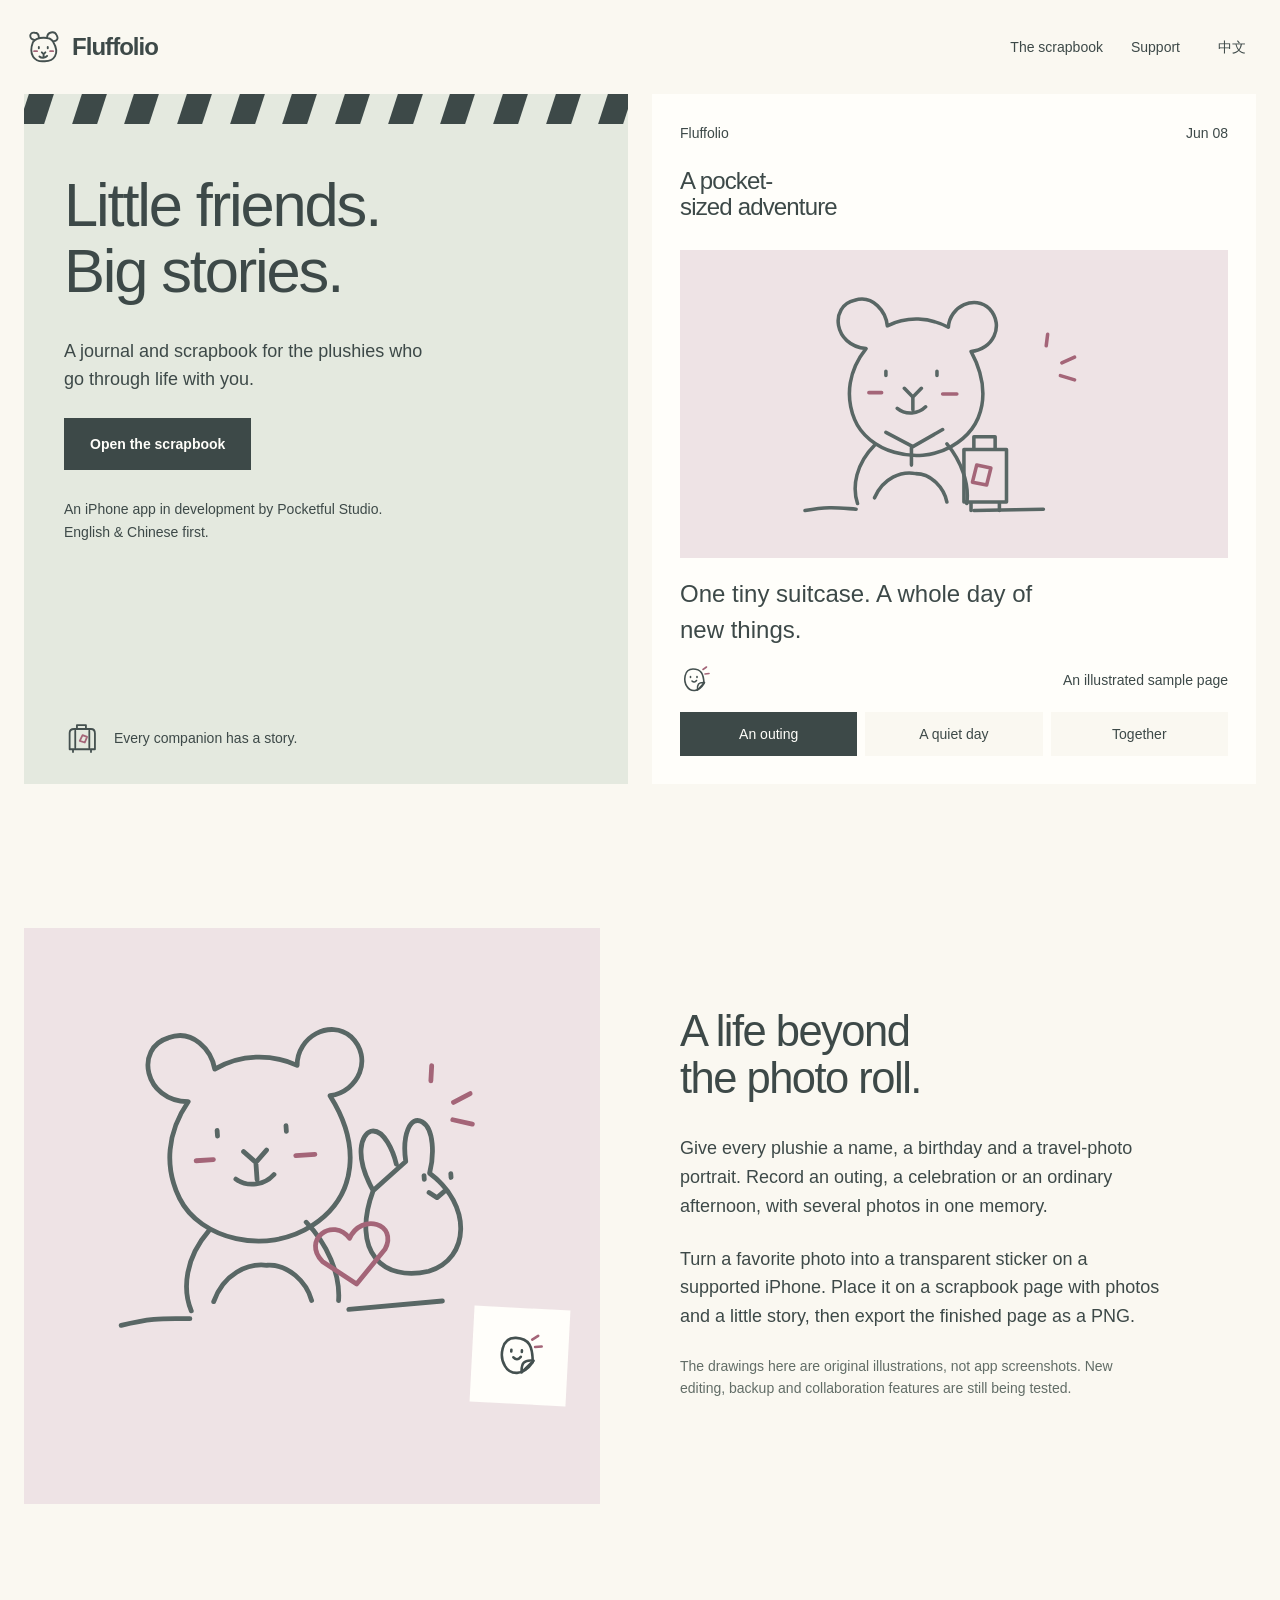
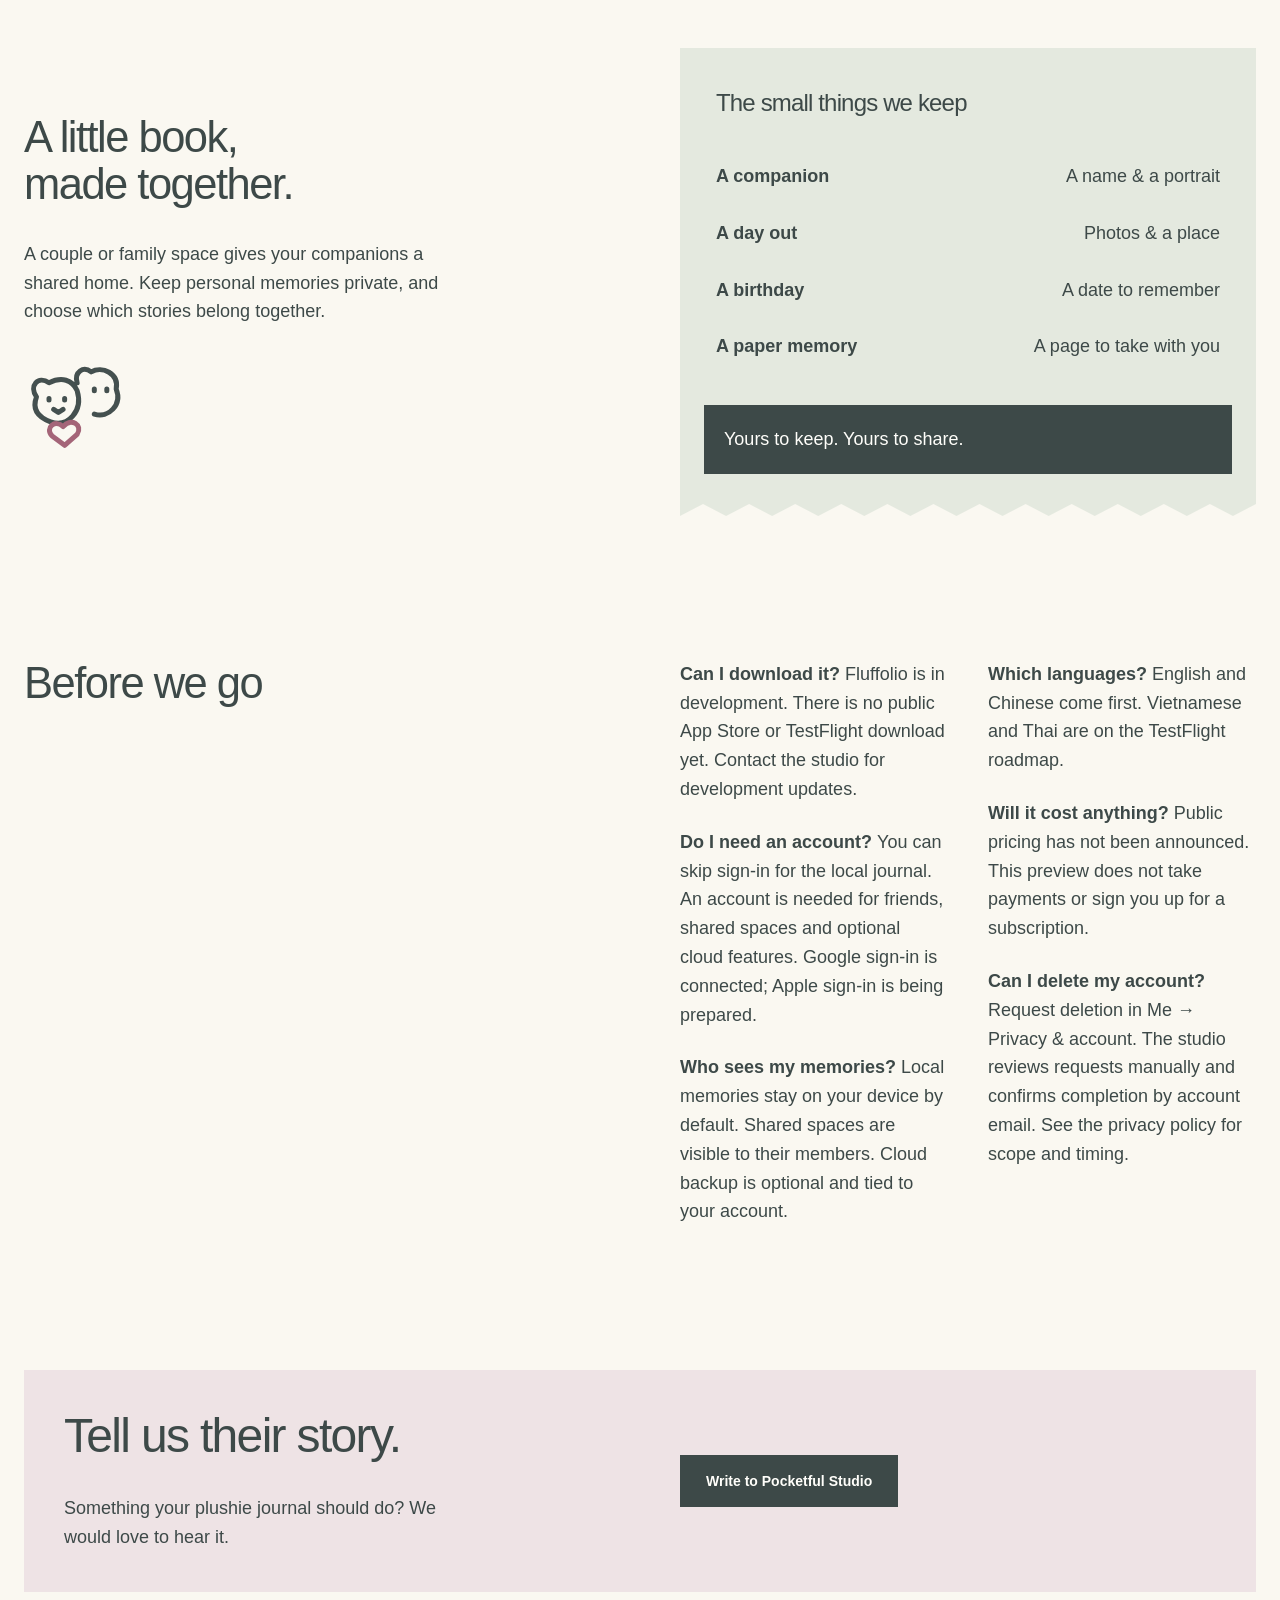
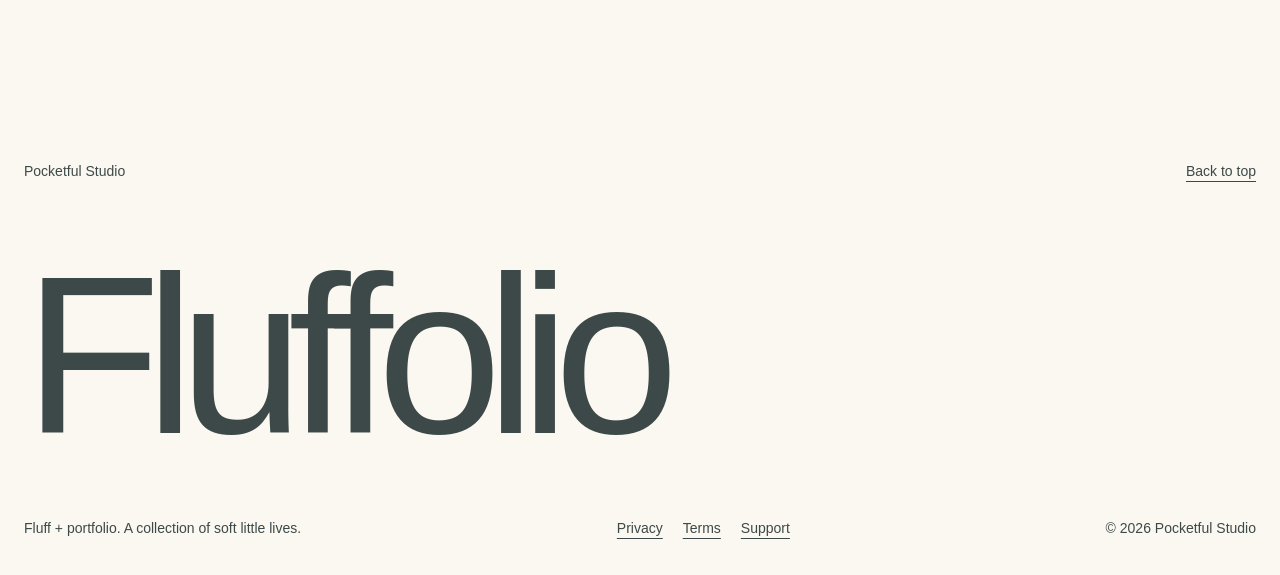
<file: docs/index.html>
<!doctype html>
<html lang="en"><head><meta charset="utf-8"><meta name="viewport" content="width=device-width,initial-scale=1"><meta name="description" content="Fluffolio is a plushie journal and scrapbook in development by Pocketful Studio. Keep your companions, little adventures and paper memories together."><meta name="theme-color" content="#faf8f1"><title>Fluffolio — little friends, lovely memories</title><link rel="icon" href="assets/plushie.svg" type="image/svg+xml"><link rel="stylesheet" href="style.css"><script defer src="site.js"></script></head>
<body><header class="nav frame"><a class="brand" href="./"><img src="assets/plushie.svg" width="38" height="38" alt="">Fluffolio</a><nav aria-label="Main"><a href="#scrapbook" data-en="The scrapbook" data-zh="翻开手账">The scrapbook</a><a href="support.html" data-en="Support" data-zh="支持">Support</a><button id="language" type="button" aria-label="切换到中文">中文</button></nav></header>
<main><section class="hero frame" aria-labelledby="title"><div class="cover"><div class="ribbon" aria-hidden="true"><i></i><i></i><i></i><i></i><i></i><i></i><i></i><i></i><i></i><i></i><i></i><i></i></div><div class="cover-copy"><h1 id="title" data-en="Little friends.<br>Big stories." data-zh="小小伙伴，<br>满满回忆。">Little friends.<br>Big stories.</h1><p data-en="A journal and scrapbook for the plushies who go through life with you." data-zh="给陪你生活的玩偶，一份档案、一本日记，和属于它的小小剪贴簿。">A journal and scrapbook for the plushies who go through life with you.</p><a class="button" href="#scrapbook" data-en="Open the scrapbook" data-zh="翻开这本小手账">Open the scrapbook</a><p class="availability" data-en="An iPhone app in development by Pocketful Studio. English & Chinese first." data-zh="Pocketful Studio 正在开发的 iPhone App。首先支持中文与英文。">An iPhone app in development by Pocketful Studio. English & Chinese first.</p></div><div class="cover-foot"><img src="assets/outing.svg" width="36" height="36" alt=""><span data-en="Every companion has a story." data-zh="每一只，都有自己的故事。">Every companion has a story.</span></div></div>
<div class="paper sample-page" id="scrapbook" data-ui><div class="page-meta"><span>Fluffolio</span><span id="sample-date">Jun 08</span></div><h2 id="sample-title">A pocket-sized adventure</h2><div class="drawing-plate"><img id="sample-drawing" src="assets/travel-drawing.svg" width="640" height="380" alt="An original line drawing of a teddy bear beside a little travel case"></div><p class="hand-note" id="sample-caption">One tiny suitcase. A whole day of new things.</p><div class="paper-bottom"><img src="assets/sticker.svg" width="46" height="46" alt=""><span data-en="An illustrated sample page" data-zh="原创插画示例页面">An illustrated sample page</span></div><div class="sample-controls" role="group" aria-label="Choose a sample memory"><button type="button" data-scene="travel" aria-pressed="true" data-en="An outing" data-zh="出门玩">An outing</button><button type="button" data-scene="journal" aria-pressed="false" data-en="A quiet day" data-zh="小日常">A quiet day</button><button type="button" data-scene="together" aria-pressed="false" data-en="Together" data-zh="一起玩">Together</button></div></div></section>
<section class="showcase frame" aria-labelledby="keepsakes"><div class="sticker-plate"><img class="big-sticker" src="assets/together-drawing.svg" width="640" height="380" alt="An original teddy and bunny drawing"><div class="little-slip"><img src="assets/sticker.svg" width="52" height="52" alt=""></div></div><div class="reading"><h2 id="keepsakes" data-en="A life beyond<br>the photo roll." data-zh="相册之外，<br>还有它的生活。">A life beyond<br>the photo roll.</h2><p data-en="Give every plushie a name, a birthday and a travel-photo portrait. Record an outing, a celebration or an ordinary afternoon, with several photos in one memory." data-zh="记下名字、生日，用旅行照作头像。一次出门、一个纪念日，或普通的下午，都能用多张照片留进同一段回忆。">Give every plushie a name, a birthday and a travel-photo portrait. Record an outing, a celebration or an ordinary afternoon, with several photos in one memory.</p><p data-en="Turn a favorite photo into a transparent sticker on a supported iPhone. Place it on a scrapbook page with photos and a little story, then export the finished page as a PNG." data-zh="在支持的 iPhone 上，把照片里的玩偶抠成透明贴纸。和照片、小故事一起排成一页，最后导出为 PNG，留存或分享。">Turn a favorite photo into a transparent sticker on a supported iPhone. Place it on a scrapbook page with photos and a little story, then export the finished page as a PNG.</p><p class="small" data-en="The drawings here are original illustrations, not app screenshots. New editing, backup and collaboration features are still being tested." data-zh="本页展示原创插画，非 App 截图。新增编辑、备份和共同创作功能仍在测试中。">The drawings here are original illustrations, not app screenshots. New editing, backup and collaboration features are still being tested.</p></div></section>
<section class="ritual frame" aria-labelledby="little-book"><div><h2 id="little-book" data-en="A little book,<br>made together." data-zh="一起做的，<br>一本小小书。">A little book,<br>made together.</h2><p data-en="A couple or family space gives your companions a shared home. Keep personal memories private, and choose which stories belong together." data-zh="情侣或家庭空间，让玩偶拥有共同的小家。私人回忆留给自己，共同的故事一起记录。">A couple or family space gives your companions a shared home. Keep personal memories private, and choose which stories belong together.</p><img src="assets/family.svg" width="100" height="100" alt="Two small companion faces with a heart"></div><div class="itinerary"><h3 data-en="The small things we keep" data-zh="值得留下的小小事">The small things we keep</h3><dl><div><dt data-en="A companion" data-zh="一位伙伴">A companion</dt><dd data-en="A name & a portrait" data-zh="名字和旅行头像">A name & a portrait</dd></div><div><dt data-en="A day out" data-zh="一次出门">A day out</dt><dd data-en="Photos & a place" data-zh="照片和地点">Photos & a place</dd></div><div><dt data-en="A birthday" data-zh="一个生日">A birthday</dt><dd data-en="A date to remember" data-zh="值得记住的日子">A date to remember</dd></div><div><dt data-en="A paper memory" data-zh="一页回忆">A paper memory</dt><dd data-en="A page to take with you" data-zh="可以带走的小作品">A page to take with you</dd></div></dl><p data-en="Yours to keep. Yours to share." data-zh="自己珍藏，也能分享。">Yours to keep. Yours to share.</p></div></section>
<section class="faq frame" aria-labelledby="questions"><h2 id="questions" data-en="Before we go" data-zh="出发之前">Before we go</h2><div class="answers"><p><strong data-en="Can I download it? " data-zh="现在能下载吗？">Can I download it? </strong><span data-en="Fluffolio is in development. There is no public App Store or TestFlight download yet. Contact the studio for development updates." data-zh="Fluffolio 正在开发，尚无公开的 App Store 或 TestFlight 下载。可联系工作室了解进展。">Fluffolio is in development. There is no public App Store or TestFlight download yet. Contact the studio for development updates.</span></p><p><strong data-en="Do I need an account? " data-zh="必须注册吗？">Do I need an account? </strong><span data-en="You can skip sign-in for the local journal. An account is needed for friends, shared spaces and optional cloud features. Google sign-in is connected; Apple sign-in is being prepared." data-zh="本机手账可跳过登录。娃友、共同空间和可选云端功能需要账号。Google 登录已接入，Apple 登录正在准备。">You can skip sign-in for the local journal. An account is needed for friends, shared spaces and optional cloud features. Google sign-in is connected; Apple sign-in is being prepared.</span></p><p><strong data-en="Who sees my memories? " data-zh="谁能看到回忆？">Who sees my memories? </strong><span data-en="Local memories stay on your device by default. Shared spaces are visible to their members. Cloud backup is optional and tied to your account." data-zh="本机回忆默认留在设备上；共同空间内容仅成员可见。云备份需主动开启，并归属于你的账号。">Local memories stay on your device by default. Shared spaces are visible to their members. Cloud backup is optional and tied to your account.</span></p><p><strong data-en="Which languages? " data-zh="有哪些语言？">Which languages? </strong><span data-en="English and Chinese come first. Vietnamese and Thai are on the TestFlight roadmap." data-zh="先完善中文和英文，越南文和泰文已列入 TestFlight 阶段计划。">English and Chinese come first. Vietnamese and Thai are on the TestFlight roadmap.</span></p><p><strong data-en="Will it cost anything? " data-zh="会收费吗？">Will it cost anything? </strong><span data-en="Public pricing has not been announced. This preview does not take payments or sign you up for a subscription." data-zh="公开版本的价格尚未公布。本页不会收款，也不会替你开通订阅。">Public pricing has not been announced. This preview does not take payments or sign you up for a subscription.</span></p><p><strong data-en="Can I delete my account? " data-zh="能删除账号吗？">Can I delete my account? </strong><span data-en="Request deletion in Me → Privacy & account. The studio reviews requests manually and confirms completion by account email. See the privacy policy for scope and timing." data-zh="可在「我的 → 隐私与账号」提交删除申请，由工作室人工核实处理，通过账号邮箱确认完成。范围与处理时间见隐私政策。">Request deletion in Me → Privacy & account. The studio reviews requests manually and confirms completion by account email. See the privacy policy for scope and timing.</span></p></div></section>
<section class="contact frame" aria-labelledby="feedback"><div><h2 id="feedback" data-en="Tell us their story." data-zh="告诉我们它的故事。">Tell us their story.</h2><p data-en="Something your plushie journal should do? We would love to hear it." data-zh="你的玩偶手账，还应该能做些什么？欢迎告诉我们。">Something your plushie journal should do? We would love to hear it.</p></div><a class="button" href="mailto:pocketfulstudio.apps@gmail.com?subject=Fluffolio%20feedback" data-en="Write to Pocketful Studio" data-zh="写信给 Pocketful Studio">Write to Pocketful Studio</a></section></main>
<footer class="frame"><div class="footer-top"><span>Pocketful Studio</span><a href="#" data-en="Back to top" data-zh="回到顶部">Back to top</a></div><p class="footer-name">Fluffolio</p><div class="footer-bottom"><span data-en="Fluff + portfolio. A collection of soft little lives." data-zh="Fluff + portfolio，把毛绒伙伴的生活珍藏成册。">Fluff + portfolio. A collection of soft little lives.</span><div><a href="privacy.html" data-en="Privacy" data-zh="隐私">Privacy</a><a href="terms.html" data-en="Terms" data-zh="条款">Terms</a><a href="support.html" data-en="Support" data-zh="支持">Support</a></div><span>© 2026 Pocketful Studio</span></div></footer></body></html>
</file>
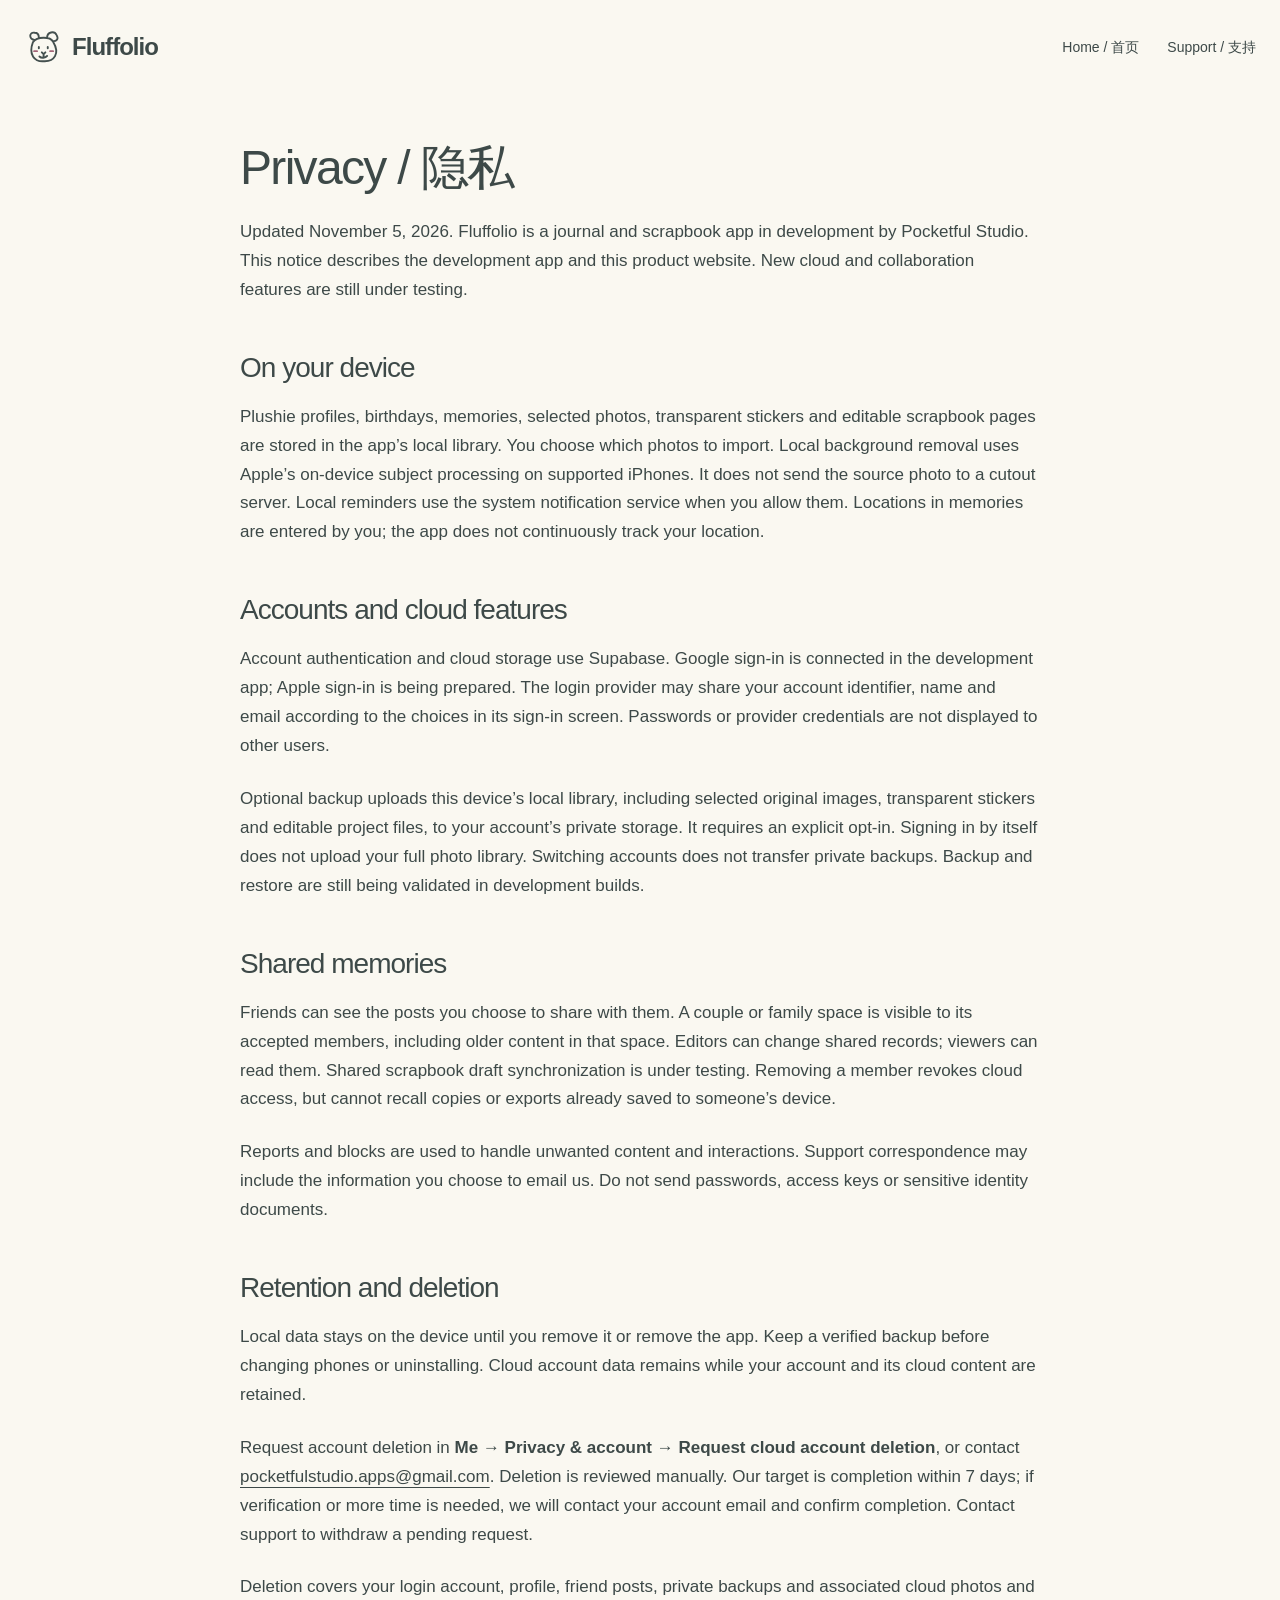
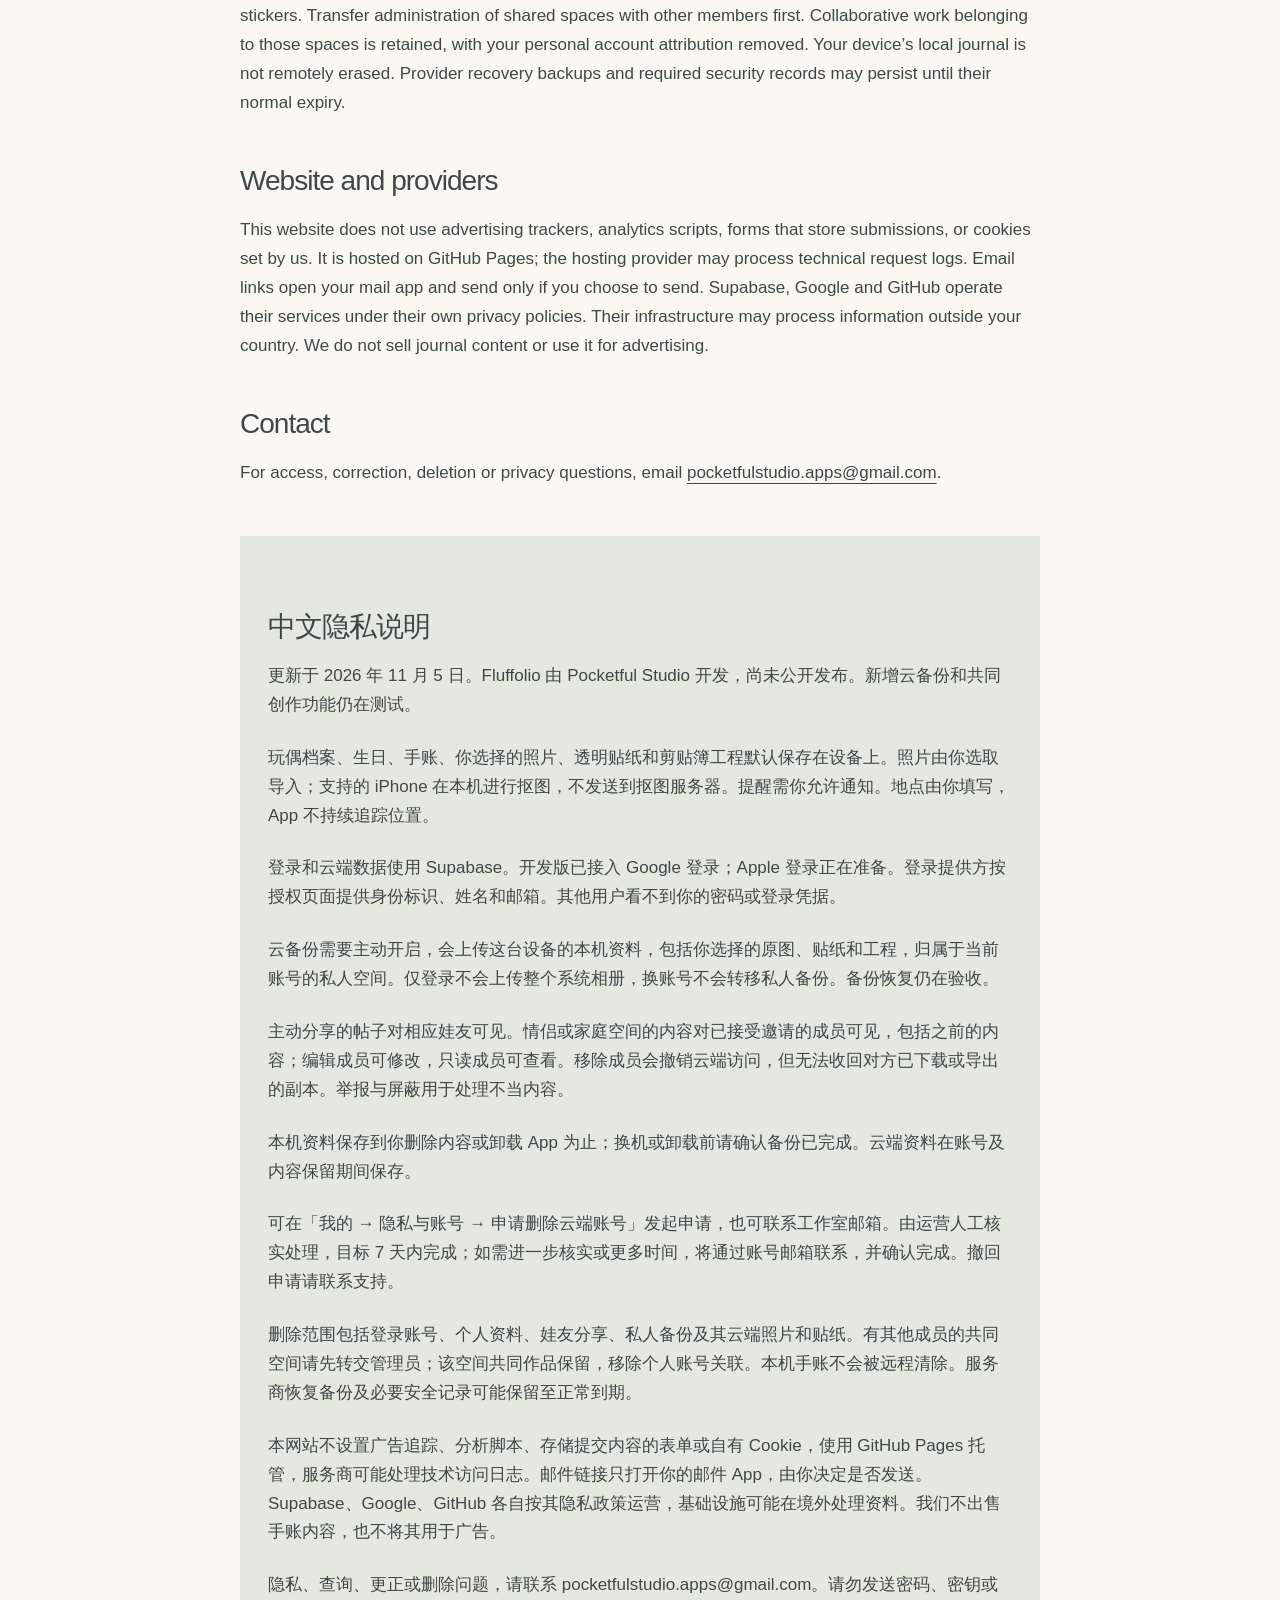
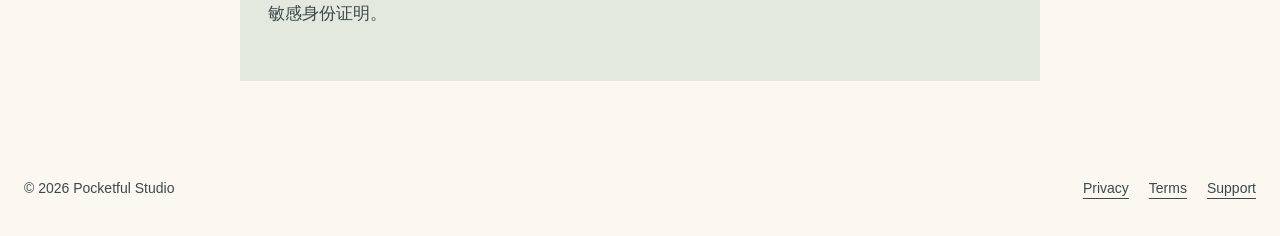
<file: docs/privacy.html>
<!doctype html><html lang="en"><head><meta charset="utf-8"><meta name="viewport" content="width=device-width,initial-scale=1"><title>Privacy / 隐私 — Fluffolio</title><link rel="icon" href="assets/plushie.svg" type="image/svg+xml"><link rel="stylesheet" href="style.css"></head><body><header class="nav frame"><a class="brand" href="./"><img src="assets/plushie.svg" width="38" height="38" alt="">Fluffolio</a><nav aria-label="Main"><a href="./">Home / 首页</a><a href="support.html">Support / 支持</a></nav></header><main class="document frame"><h1>Privacy / 隐私</h1><p>Updated November 5, 2026. Fluffolio is a journal and scrapbook app in development by Pocketful Studio. This notice describes the development app and this product website. New cloud and collaboration features are still under testing.</p>
<h2>On your device</h2><p>Plushie profiles, birthdays, memories, selected photos, transparent stickers and editable scrapbook pages are stored in the app’s local library. You choose which photos to import. Local background removal uses Apple’s on-device subject processing on supported iPhones. It does not send the source photo to a cutout server. Local reminders use the system notification service when you allow them. Locations in memories are entered by you; the app does not continuously track your location.</p>
<h2>Accounts and cloud features</h2><p>Account authentication and cloud storage use Supabase. Google sign-in is connected in the development app; Apple sign-in is being prepared. The login provider may share your account identifier, name and email according to the choices in its sign-in screen. Passwords or provider credentials are not displayed to other users.</p><p>Optional backup uploads this device’s local library, including selected original images, transparent stickers and editable project files, to your account’s private storage. It requires an explicit opt-in. Signing in by itself does not upload your full photo library. Switching accounts does not transfer private backups. Backup and restore are still being validated in development builds.</p>
<h2>Shared memories</h2><p>Friends can see the posts you choose to share with them. A couple or family space is visible to its accepted members, including older content in that space. Editors can change shared records; viewers can read them. Shared scrapbook draft synchronization is under testing. Removing a member revokes cloud access, but cannot recall copies or exports already saved to someone’s device.</p><p>Reports and blocks are used to handle unwanted content and interactions. Support correspondence may include the information you choose to email us. Do not send passwords, access keys or sensitive identity documents.</p>
<h2>Retention and deletion</h2><p>Local data stays on the device until you remove it or remove the app. Keep a verified backup before changing phones or uninstalling. Cloud account data remains while your account and its cloud content are retained.</p><p>Request account deletion in <strong>Me → Privacy &amp; account → Request cloud account deletion</strong>, or contact <a href="mailto:pocketfulstudio.apps@gmail.com?subject=Fluffolio%20account%20deletion">pocketfulstudio.apps@gmail.com</a>. Deletion is reviewed manually. Our target is completion within 7 days; if verification or more time is needed, we will contact your account email and confirm completion. Contact support to withdraw a pending request.</p><p>Deletion covers your login account, profile, friend posts, private backups and associated cloud photos and stickers. Transfer administration of shared spaces with other members first. Collaborative work belonging to those spaces is retained, with your personal account attribution removed. Your device’s local journal is not remotely erased. Provider recovery backups and required security records may persist until their normal expiry.</p>
<h2>Website and providers</h2><p>This website does not use advertising trackers, analytics scripts, forms that store submissions, or cookies set by us. It is hosted on GitHub Pages; the hosting provider may process technical request logs. Email links open your mail app and send only if you choose to send. Supabase, Google and GitHub operate their services under their own privacy policies. Their infrastructure may process information outside your country. We do not sell journal content or use it for advertising.</p>
<h2>Contact</h2><p>For access, correction, deletion or privacy questions, email <a href="mailto:pocketfulstudio.apps@gmail.com">pocketfulstudio.apps@gmail.com</a>.</p>
<div class="translation" lang="zh-CN"><h2>中文隐私说明</h2><p>更新于 2026 年 11 月 5 日。Fluffolio 由 Pocketful Studio 开发，尚未公开发布。新增云备份和共同创作功能仍在测试。</p><p>玩偶档案、生日、手账、你选择的照片、透明贴纸和剪贴簿工程默认保存在设备上。照片由你选取导入；支持的 iPhone 在本机进行抠图，不发送到抠图服务器。提醒需你允许通知。地点由你填写，App 不持续追踪位置。</p><p>登录和云端数据使用 Supabase。开发版已接入 Google 登录；Apple 登录正在准备。登录提供方按授权页面提供身份标识、姓名和邮箱。其他用户看不到你的密码或登录凭据。</p><p>云备份需要主动开启，会上传这台设备的本机资料，包括你选择的原图、贴纸和工程，归属于当前账号的私人空间。仅登录不会上传整个系统相册，换账号不会转移私人备份。备份恢复仍在验收。</p><p>主动分享的帖子对相应娃友可见。情侣或家庭空间的内容对已接受邀请的成员可见，包括之前的内容；编辑成员可修改，只读成员可查看。移除成员会撤销云端访问，但无法收回对方已下载或导出的副本。举报与屏蔽用于处理不当内容。</p><p>本机资料保存到你删除内容或卸载 App 为止；换机或卸载前请确认备份已完成。云端资料在账号及内容保留期间保存。</p><p>可在「我的 → 隐私与账号 → 申请删除云端账号」发起申请，也可联系工作室邮箱。由运营人工核实处理，目标 7 天内完成；如需进一步核实或更多时间，将通过账号邮箱联系，并确认完成。撤回申请请联系支持。</p><p>删除范围包括登录账号、个人资料、娃友分享、私人备份及其云端照片和贴纸。有其他成员的共同空间请先转交管理员；该空间共同作品保留，移除个人账号关联。本机手账不会被远程清除。服务商恢复备份及必要安全记录可能保留至正常到期。</p><p>本网站不设置广告追踪、分析脚本、存储提交内容的表单或自有 Cookie，使用 GitHub Pages 托管，服务商可能处理技术访问日志。邮件链接只打开你的邮件 App，由你决定是否发送。Supabase、Google、GitHub 各自按其隐私政策运营，基础设施可能在境外处理资料。我们不出售手账内容，也不将其用于广告。</p><p>隐私、查询、更正或删除问题，请联系 pocketfulstudio.apps@gmail.com。请勿发送密码、密钥或敏感身份证明。</p></div></main><footer class="frame"><div class="footer-bottom"><span>© 2026 Pocketful Studio</span><div><a href="privacy.html">Privacy</a><a href="terms.html">Terms</a><a href="support.html">Support</a></div></div></footer></body></html>
</file>
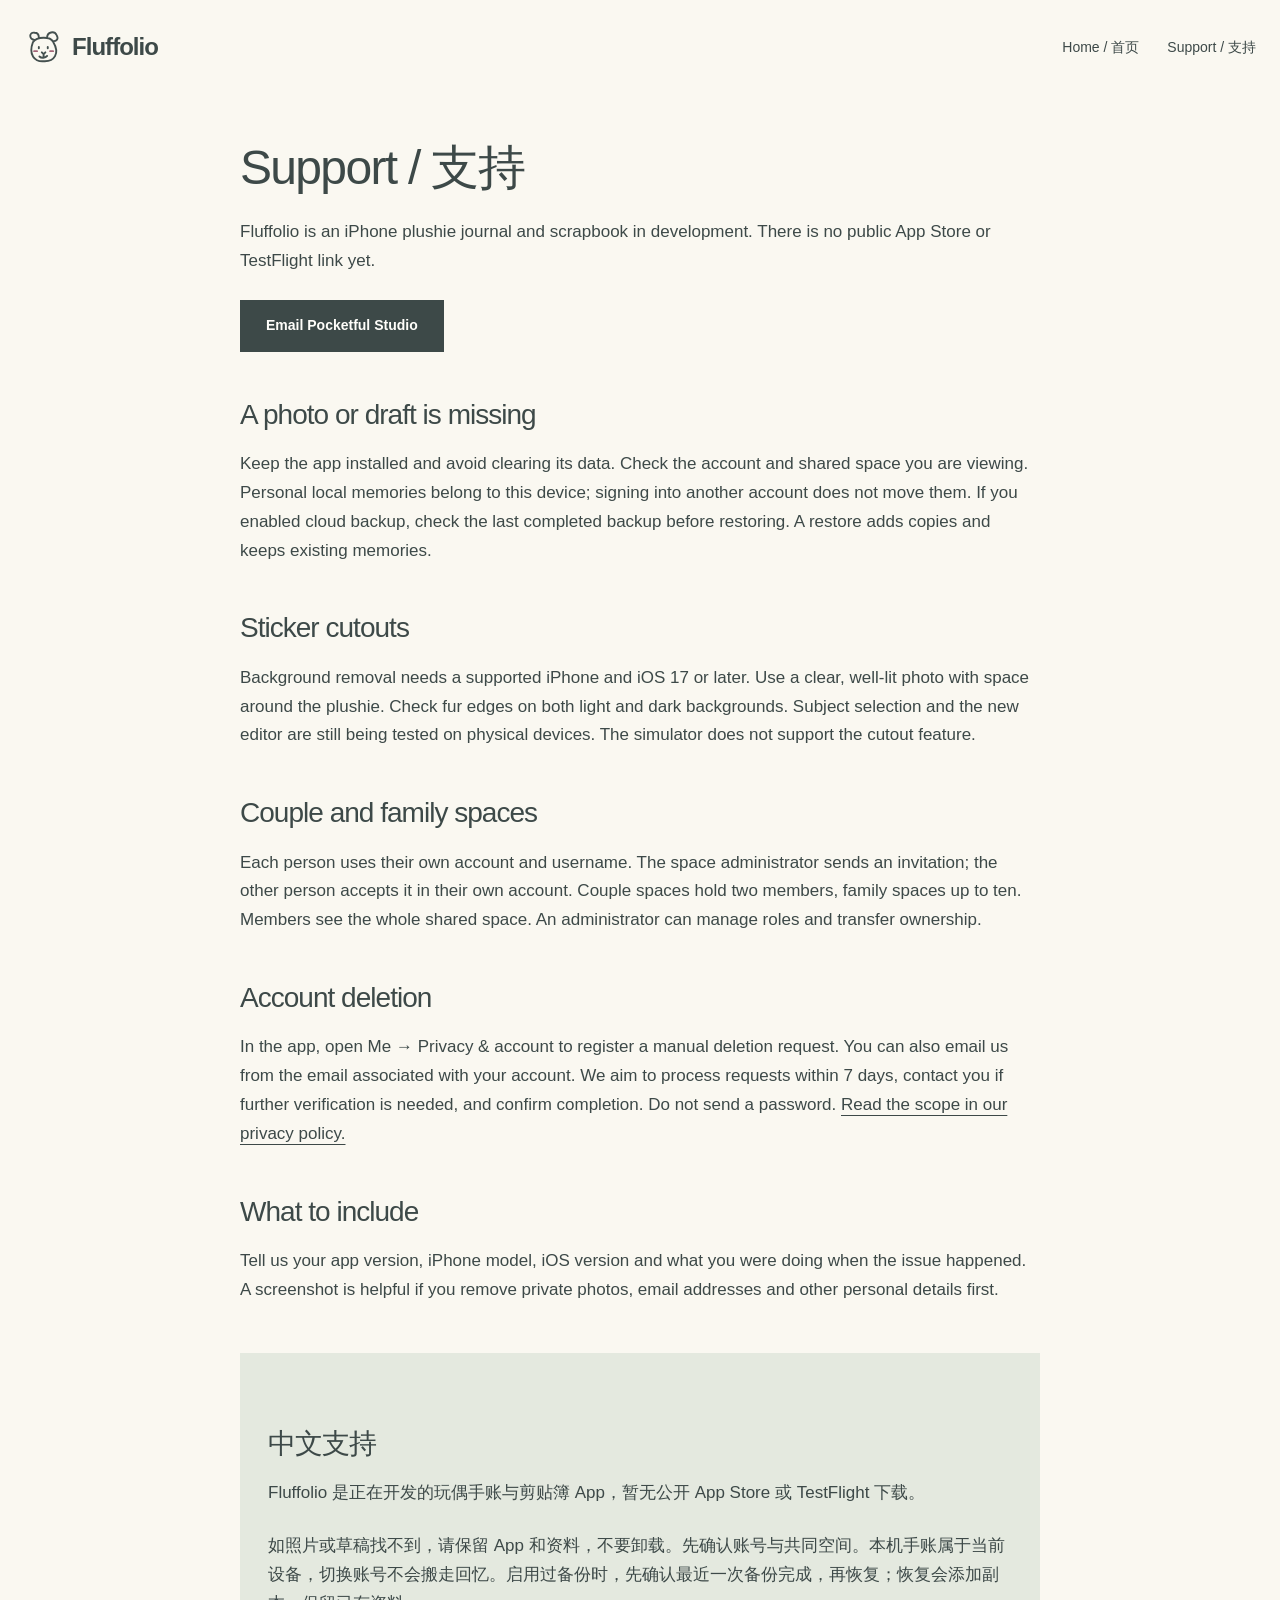
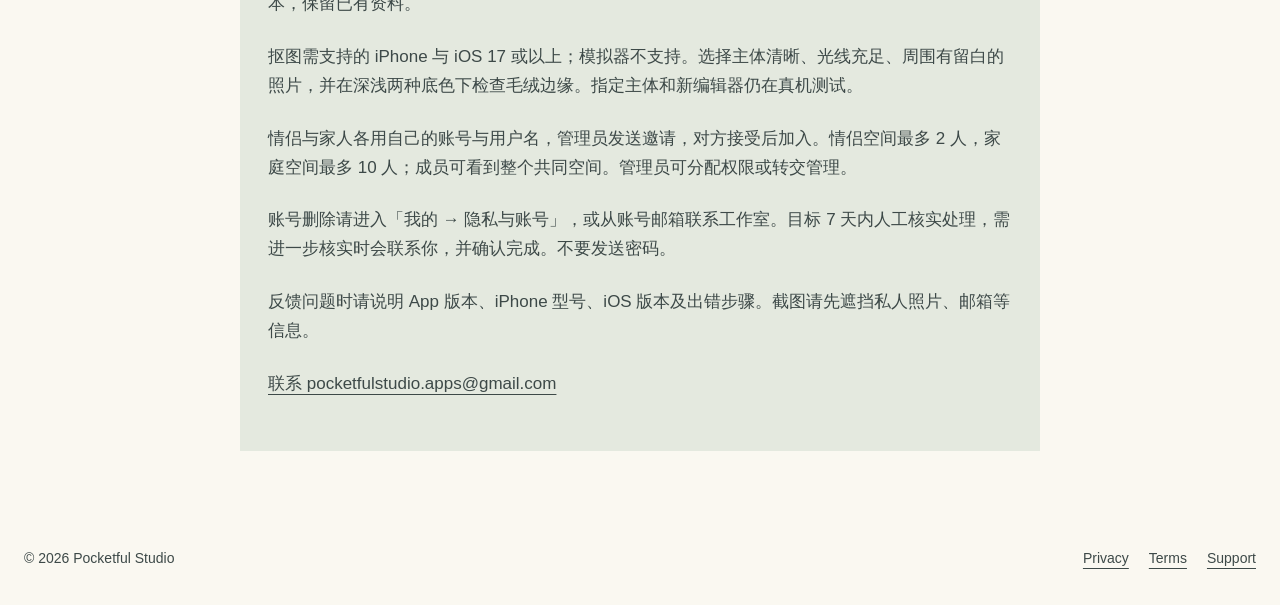
<file: docs/support.html>
<!doctype html><html lang="en"><head><meta charset="utf-8"><meta name="viewport" content="width=device-width,initial-scale=1"><title>Support / 支持 — Fluffolio</title><link rel="icon" href="assets/plushie.svg" type="image/svg+xml"><link rel="stylesheet" href="style.css"></head><body><header class="nav frame"><a class="brand" href="./"><img src="assets/plushie.svg" width="38" height="38" alt="">Fluffolio</a><nav aria-label="Main"><a href="./">Home / 首页</a><a href="support.html">Support / 支持</a></nav></header><main class="document frame"><h1>Support / 支持</h1><p>Fluffolio is an iPhone plushie journal and scrapbook in development. There is no public App Store or TestFlight link yet.</p><a class="button" href="mailto:pocketfulstudio.apps@gmail.com?subject=Fluffolio%20support">Email Pocketful Studio</a>
<h2>A photo or draft is missing</h2><p>Keep the app installed and avoid clearing its data. Check the account and shared space you are viewing. Personal local memories belong to this device; signing into another account does not move them. If you enabled cloud backup, check the last completed backup before restoring. A restore adds copies and keeps existing memories.</p>
<h2>Sticker cutouts</h2><p>Background removal needs a supported iPhone and iOS 17 or later. Use a clear, well-lit photo with space around the plushie. Check fur edges on both light and dark backgrounds. Subject selection and the new editor are still being tested on physical devices. The simulator does not support the cutout feature.</p>
<h2>Couple and family spaces</h2><p>Each person uses their own account and username. The space administrator sends an invitation; the other person accepts it in their own account. Couple spaces hold two members, family spaces up to ten. Members see the whole shared space. An administrator can manage roles and transfer ownership.</p>
<h2>Account deletion</h2><p>In the app, open Me → Privacy &amp; account to register a manual deletion request. You can also email us from the email associated with your account. We aim to process requests within 7 days, contact you if further verification is needed, and confirm completion. Do not send a password. <a href="privacy.html">Read the scope in our privacy policy.</a></p>
<h2>What to include</h2><p>Tell us your app version, iPhone model, iOS version and what you were doing when the issue happened. A screenshot is helpful if you remove private photos, email addresses and other personal details first.</p>
<div class="translation" lang="zh-CN"><h2>中文支持</h2><p>Fluffolio 是正在开发的玩偶手账与剪贴簿 App，暂无公开 App Store 或 TestFlight 下载。</p><p>如照片或草稿找不到，请保留 App 和资料，不要卸载。先确认账号与共同空间。本机手账属于当前设备，切换账号不会搬走回忆。启用过备份时，先确认最近一次备份完成，再恢复；恢复会添加副本，保留已有资料。</p><p>抠图需支持的 iPhone 与 iOS 17 或以上；模拟器不支持。选择主体清晰、光线充足、周围有留白的照片，并在深浅两种底色下检查毛绒边缘。指定主体和新编辑器仍在真机测试。</p><p>情侣与家人各用自己的账号与用户名，管理员发送邀请，对方接受后加入。情侣空间最多 2 人，家庭空间最多 10 人；成员可看到整个共同空间。管理员可分配权限或转交管理。</p><p>账号删除请进入「我的 → 隐私与账号」，或从账号邮箱联系工作室。目标 7 天内人工核实处理，需进一步核实时会联系你，并确认完成。不要发送密码。</p><p>反馈问题时请说明 App 版本、iPhone 型号、iOS 版本及出错步骤。截图请先遮挡私人照片、邮箱等信息。</p><p><a href="mailto:pocketfulstudio.apps@gmail.com?subject=Fluffolio%20support">联系 pocketfulstudio.apps@gmail.com</a></p></div></main><footer class="frame"><div class="footer-bottom"><span>© 2026 Pocketful Studio</span><div><a href="privacy.html">Privacy</a><a href="terms.html">Terms</a><a href="support.html">Support</a></div></div></footer></body></html>
</file>
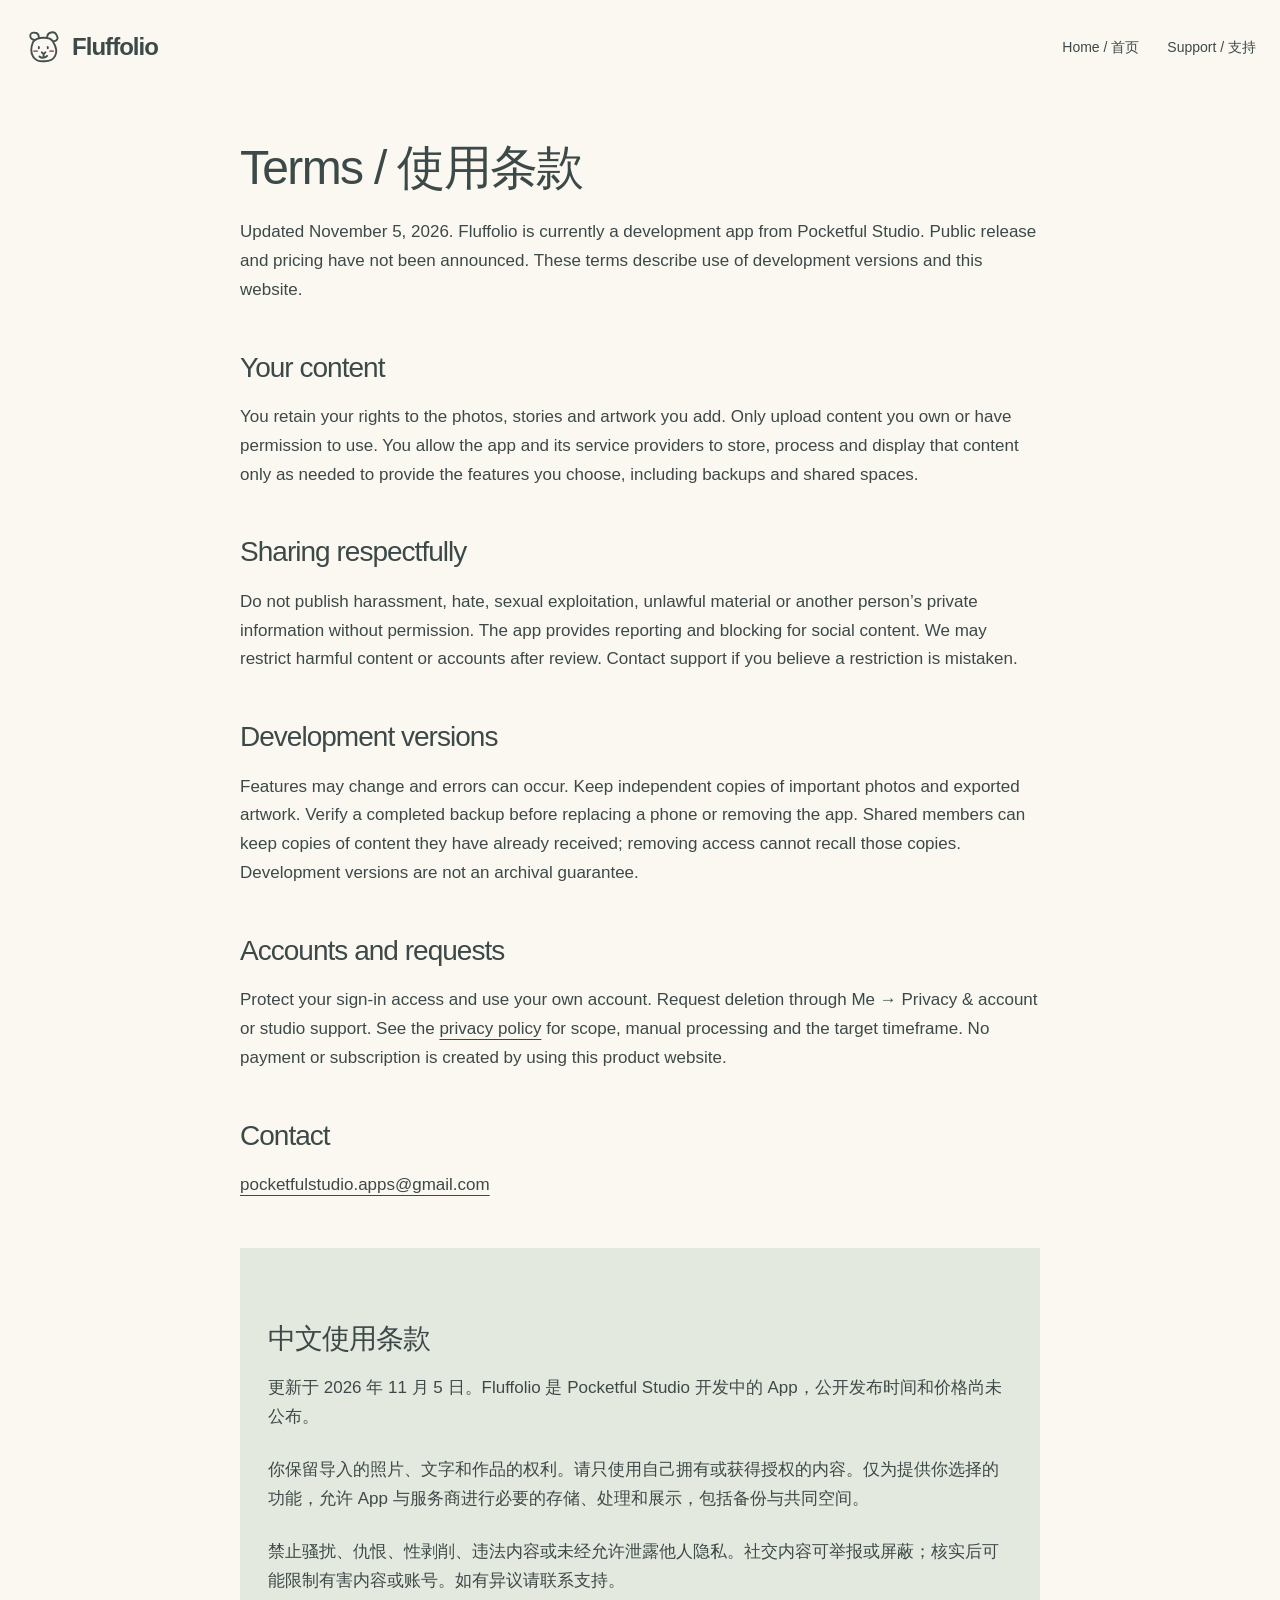
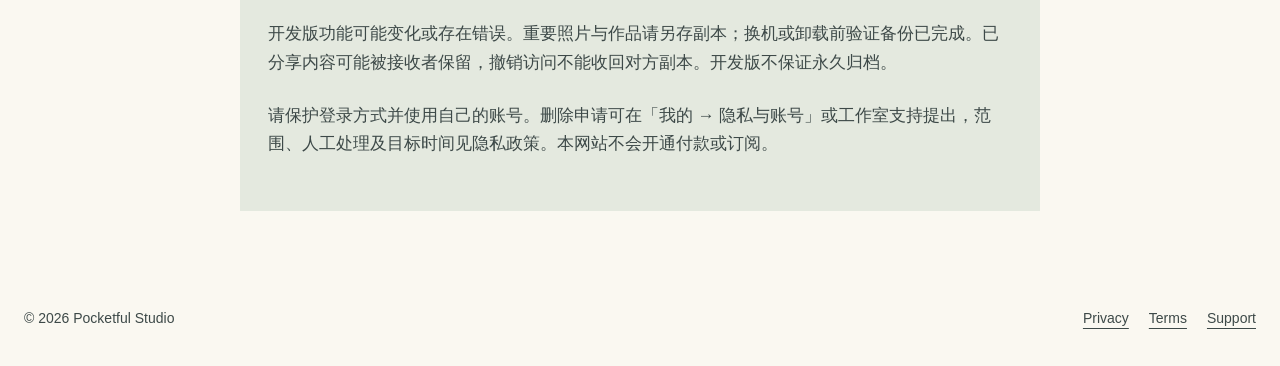
<file: docs/terms.html>
<!doctype html><html lang="en"><head><meta charset="utf-8"><meta name="viewport" content="width=device-width,initial-scale=1"><title>Terms / 使用条款 — Fluffolio</title><link rel="icon" href="assets/plushie.svg" type="image/svg+xml"><link rel="stylesheet" href="style.css"></head><body><header class="nav frame"><a class="brand" href="./"><img src="assets/plushie.svg" width="38" height="38" alt="">Fluffolio</a><nav aria-label="Main"><a href="./">Home / 首页</a><a href="support.html">Support / 支持</a></nav></header><main class="document frame"><h1>Terms / 使用条款</h1><p>Updated November 5, 2026. Fluffolio is currently a development app from Pocketful Studio. Public release and pricing have not been announced. These terms describe use of development versions and this website.</p>
<h2>Your content</h2><p>You retain your rights to the photos, stories and artwork you add. Only upload content you own or have permission to use. You allow the app and its service providers to store, process and display that content only as needed to provide the features you choose, including backups and shared spaces.</p>
<h2>Sharing respectfully</h2><p>Do not publish harassment, hate, sexual exploitation, unlawful material or another person’s private information without permission. The app provides reporting and blocking for social content. We may restrict harmful content or accounts after review. Contact support if you believe a restriction is mistaken.</p>
<h2>Development versions</h2><p>Features may change and errors can occur. Keep independent copies of important photos and exported artwork. Verify a completed backup before replacing a phone or removing the app. Shared members can keep copies of content they have already received; removing access cannot recall those copies. Development versions are not an archival guarantee.</p>
<h2>Accounts and requests</h2><p>Protect your sign-in access and use your own account. Request deletion through Me → Privacy &amp; account or studio support. See the <a href="privacy.html">privacy policy</a> for scope, manual processing and the target timeframe. No payment or subscription is created by using this product website.</p>
<h2>Contact</h2><p><a href="mailto:pocketfulstudio.apps@gmail.com">pocketfulstudio.apps@gmail.com</a></p>
<div class="translation" lang="zh-CN"><h2>中文使用条款</h2><p>更新于 2026 年 11 月 5 日。Fluffolio 是 Pocketful Studio 开发中的 App，公开发布时间和价格尚未公布。</p><p>你保留导入的照片、文字和作品的权利。请只使用自己拥有或获得授权的内容。仅为提供你选择的功能，允许 App 与服务商进行必要的存储、处理和展示，包括备份与共同空间。</p><p>禁止骚扰、仇恨、性剥削、违法内容或未经允许泄露他人隐私。社交内容可举报或屏蔽；核实后可能限制有害内容或账号。如有异议请联系支持。</p><p>开发版功能可能变化或存在错误。重要照片与作品请另存副本；换机或卸载前验证备份已完成。已分享内容可能被接收者保留，撤销访问不能收回对方副本。开发版不保证永久归档。</p><p>请保护登录方式并使用自己的账号。删除申请可在「我的 → 隐私与账号」或工作室支持提出，范围、人工处理及目标时间见隐私政策。本网站不会开通付款或订阅。</p></div></main><footer class="frame"><div class="footer-bottom"><span>© 2026 Pocketful Studio</span><div><a href="privacy.html">Privacy</a><a href="terms.html">Terms</a><a href="support.html">Support</a></div></div></footer></body></html>
</file>
<file: docs/style.css>
:root{--paper:#faf8f1;--card:#fffefa;--ink:#3d4948;--accent:#96586c;--rose:#eee3e5;--sage:#e4e9df;--muted:#626d67;font-family:ui-rounded,'Hiragino Maru Gothic ProN','SF Pro Rounded',-apple-system,BlinkMacSystemFont,'Segoe UI',sans-serif;color:var(--ink);background:var(--paper);font-synthesis:none}*{box-sizing:border-box}html{scroll-behavior:smooth;scroll-padding-top:24px}body{margin:0;font-size:18px;line-height:1.6}button,input{font:inherit}a{color:inherit;text-underline-offset:5px}a:hover{color:var(--accent)}a:focus-visible,button:focus-visible{outline:3px solid var(--accent);outline-offset:6px}button{cursor:pointer}img{display:block;max-width:100%;object-fit:contain}p{margin:0 0 24px}h1,h2,h3{font-weight:500;letter-spacing:-.035em;line-height:1.08;margin:0 0 32px;text-wrap:balance}h1{font-size:clamp(40px,4.8vw,70px)}h2{font-size:clamp(32px,3.4vw,48px)}h3{font-size:24px}.frame{width:calc(100% - 48px);max-width:1392px;margin-inline:auto}.nav{display:flex;justify-content:space-between;align-items:center;min-height:94px;gap:24px}.brand{display:flex;gap:10px;align-items:center;text-decoration:none;font-size:25px;font-weight:600;letter-spacing:-.04em}.nav nav{display:flex;gap:28px;align-items:center;font-size:16px}.nav nav a{text-decoration:none}#language{border:0;background:transparent;color:var(--ink);padding:10px;min-height:44px}.hero{display:grid;grid-template-columns:1fr 1fr;gap:24px;align-items:stretch}.cover{background:var(--sage);display:flex;flex-direction:column;overflow:hidden}.ribbon{display:flex;height:30px;gap:28px;flex-shrink:0}.ribbon i{background:var(--ink);flex:1;transform:skewX(-18deg);min-width:10px}.cover-copy{padding:64px 40px 32px;flex:1}.cover-copy p{max-width:37ch}.button{display:inline-flex;align-items:center;justify-content:center;min-height:52px;background:var(--ink);color:#fffefa;text-decoration:none;border:0;padding:14px 26px;font-size:16px;font-weight:600;transition:transform .18s ease,background .18s ease}.button:hover{background:var(--accent);color:white;transform:translateY(-2px)}.button:active{transform:translateY(1px)}.availability{font-size:14px;line-height:1.6;margin:28px 0 0;max-width:42ch!important}.cover-foot{display:flex;align-items:center;gap:14px;padding:0 40px 28px;font-size:15px}.paper{background:var(--card)}.sample-page{padding:34px;min-height:690px;display:flex;flex-direction:column;position:relative;scroll-margin-top:24px}.page-meta{display:flex;justify-content:space-between;font-size:14px;margin-bottom:34px}.sample-page h2{font-size:32px;max-width:14ch;margin:0;min-height:76px}.drawing-plate{flex:1;display:flex;align-items:center;justify-content:center;min-height:260px;background:var(--rose);margin:22px 0}.drawing-plate img{width:100%;height:auto;transform:scale(1.18);transition:opacity .3s,transform .5s}.hand-note{font-size:20px;max-width:28ch;line-height:1.5;min-height:60px;margin:0 0 24px}.paper-bottom{display:flex;align-items:center;justify-content:space-between;gap:12px;font-size:13px}.sample-controls{display:flex;gap:8px;flex-wrap:wrap;margin-top:22px}.sample-controls button{border:0;background:var(--paper);color:var(--ink);font-size:14px;padding:10px 12px;min-height:44px;flex:1;transition:background .2s,transform .2s}.sample-controls button[aria-pressed=true]{background:var(--ink);color:var(--card)}.sample-controls button:hover{transform:translateY(-2px)}.showcase{display:grid;grid-template-columns:1fr 1fr;align-items:center;gap:80px;padding-block:144px}.sticker-plate{background:var(--rose);padding:32px;aspect-ratio:1;display:flex;flex-direction:column;justify-content:center;overflow:hidden}.big-sticker{width:100%;height:280px;transform:rotate(-4deg) scale(1.3)}.little-slip{display:flex;align-items:center;gap:18px;align-self:flex-end;background:var(--card);padding:22px;transform:rotate(3deg);max-width:90%}.little-slip p{margin:0;font-size:20px;line-height:1.3}.reading{max-width:48ch}.small{font-size:14px;line-height:1.6;color:var(--muted)}.ritual{display:grid;grid-template-columns:1fr 1fr;gap:80px;align-items:center;padding-bottom:144px}.ritual>div:first-child{max-width:42ch}.itinerary{background:var(--sage);padding:42px 36px;clip-path:polygon(0 0,100% 0,100% calc(100% - 12px),96% 100%,92% calc(100% - 12px),88% 100%,84% calc(100% - 12px),80% 100%,76% calc(100% - 12px),72% 100%,68% calc(100% - 12px),64% 100%,60% calc(100% - 12px),56% 100%,52% calc(100% - 12px),48% 100%,44% calc(100% - 12px),40% 100%,36% calc(100% - 12px),32% 100%,28% calc(100% - 12px),24% 100%,20% calc(100% - 12px),16% 100%,12% calc(100% - 12px),8% 100%,4% calc(100% - 12px),0 100%)}dl{margin:30px 0}dl>div{display:flex;justify-content:space-between;gap:24px;padding:14px 0;font-size:16px}dt{font-weight:600}dd{margin:0;text-align:right;max-width:60%}.itinerary>p{background:var(--ink);color:var(--card);padding:20px;margin:24px -12px 0;font-size:18px}.faq{display:grid;grid-template-columns:1fr 2fr;gap:56px;padding-bottom:144px}.answers{columns:2;column-gap:40px;font-size:16px}.answers p{break-inside:avoid;margin-bottom:24px}.answers strong{font-weight:650}.contact{background:var(--rose);display:flex;justify-content:space-between;align-items:center;gap:48px;padding:54px;margin-bottom:120px}.contact h2{font-size:36px}.contact p{max-width:38ch;margin:0}.contact .button{flex-shrink:0}footer{padding:48px 0 36px}.footer-top,.footer-bottom{display:flex;justify-content:space-between;align-items:center;gap:30px;font-size:14px}.footer-name{font-size:clamp(70px,17.5vw,250px);font-weight:500;letter-spacing:-.07em;line-height:1.12;margin:48px 0 36px}.footer-bottom>span:first-child{max-width:36ch}.footer-bottom>div{display:flex;gap:20px}.document{max-width:800px;padding-block:48px}.document h1{font-size:48px;margin-bottom:24px}.document h2{font-size:28px;margin:48px 0 20px}.document p,.document li{font-size:17px;line-height:1.7}.document ul{padding-left:24px}.document .translation{background:var(--sage);padding:28px;margin-top:48px}.reveal{animation:arrive .65s both;animation-delay:var(--delay,0ms)}@keyframes arrive{from{opacity:.3;transform:translateY(20px)}to{opacity:1;transform:translateY(0)}}@keyframes rock{0%,100%{transform:rotate(-3deg)}50%{transform:rotate(2deg)}}.big-sticker{animation:rock 12s ease-in-out infinite}
@media(min-width:1600px){.hero{min-height:740px}}
@media(max-width:1000px){.frame{width:calc(100% - 32px)}.cover-copy{padding:42px 24px 24px}h1{font-size:45px}.cover-foot{padding-inline:24px}.sample-page{padding:24px;min-height:650px}.showcase,.ritual{gap:32px;padding-block:96px}.big-sticker{height:210px}.little-slip{padding:16px;gap:10px}.little-slip p{font-size:18px}.faq{gap:30px;padding-bottom:96px;grid-template-columns:1fr 2fr}.answers{columns:1}.contact{padding:36px;gap:24px;align-items:flex-start;flex-direction:column;margin-bottom:70px}.footer-bottom{align-items:flex-start;flex-wrap:wrap}.sticker-plate{padding:20px}}
@media(max-width:600px){body{font-size:16px}.frame{width:calc(100% - 32px)}.nav{min-height:80px;gap:8px}.brand{font-size:23px;gap:6px}.brand img{width:30px;height:30px}.nav nav{gap:12px;font-size:14px}.nav nav>a:first-child{display:none}.hero{grid-template-columns:1fr;gap:16px}.cover-copy{padding:36px 24px 24px}h1{font-size:42px;line-height:1.04}.cover-copy p{margin-top:28px}.cover-copy .availability{margin-top:24px}.cover-foot{padding-bottom:24px}.ribbon{height:22px;gap:20px}.sample-page{min-height:570px;padding:26px 22px}.sample-page h2{font-size:28px;min-height:64px}.page-meta{margin-bottom:24px}.drawing-plate{min-height:210px;margin-block:20px}.hand-note{font-size:18px;min-height:54px}.sample-controls{gap:6px}.sample-controls button{font-size:13px;padding-inline:8px}.paper-bottom{font-size:13px}.showcase,.ritual{grid-template-columns:1fr;gap:36px;padding-block:80px}.showcase{padding-bottom:0}.sticker-plate{aspect-ratio:1;min-height:320px}.big-sticker{height:230px}.reading h2,.ritual h2{font-size:36px}h2{margin-bottom:24px}.ritual{padding-bottom:80px}.itinerary{padding:32px 24px}.itinerary h3{font-size:23px}dl>div{gap:14px;font-size:14px}.faq{display:block;padding-bottom:56px}.faq h2{font-size:32px}.answers{font-size:16px}.contact{padding:30px 24px;margin-bottom:24px;gap:26px}.contact h2{font-size:29px}.contact .button{width:100%}footer{padding-block:32px}.footer-name{font-size:19vw;margin-block:32px}.footer-top,.footer-bottom{font-size:13px;gap:20px}.footer-bottom{align-items:flex-start;flex-direction:column}.document{padding-block:24px}.document h1{font-size:38px}.document h2{font-size:26px}.document .translation{padding:22px}}
@media(prefers-reduced-motion:reduce){html{scroll-behavior:auto}*,*::before,*::after{animation:none!important;transition:none!important}}
.drawing-plate{overflow:hidden}

@media(min-width:1001px){.sample-page{min-height:690px;padding:28px}.sample-page h2{min-height:64px}.page-meta{margin-bottom:24px}.drawing-plate{min-height:200px;margin-block:18px}.drawing-plate img{max-height:270px;width:100%}.hand-note{margin-bottom:16px}.paper-bottom img{width:32px;height:32px}.sample-controls{margin-top:16px}.cover-copy{padding-top:48px}.cover-foot{padding-bottom:28px}}

/* Five reading sizes; the closing wordmark has its own display scale. */
@media(min-width:1001px){.brand{font-size:24px}.nav nav,.button,.cover-foot,.availability,.small,.page-meta,.paper-bottom,.sample-controls button,.footer-top,.footer-bottom{font-size:14px}.sample-page h2,.hand-note,.little-slip p,h3{font-size:24px}dl>div,.answers{font-size:18px}.contact{display:grid;grid-template-columns:1fr 1fr;gap:80px;padding:40px}.contact h2{font-size:48px}.contact .button{justify-self:start}.faq{grid-template-columns:1fr 1fr;gap:80px}}

.drawing-plate img{transform:none}
@media(min-width:601px) and (max-width:1000px){.brand,h2,h3,.sample-page h2,.contact h2{font-size:24px}.nav nav,.button,.cover-foot,.availability,.small,.page-meta,.paper-bottom,.sample-controls button,.footer-top,.footer-bottom{font-size:14px}.hand-note,.little-slip p,dl>div,.answers{font-size:18px}}
@media(max-width:600px){.brand,h2,h3,.sample-page h2,.contact h2,.reading h2,.ritual h2,.faq h2,.itinerary h3{font-size:24px}.cover-foot,.page-meta,.paper-bottom,.sample-controls button,.footer-top,.footer-bottom{font-size:14px}.hand-note,.little-slip p,.answers{font-size:16px}}
</file>
